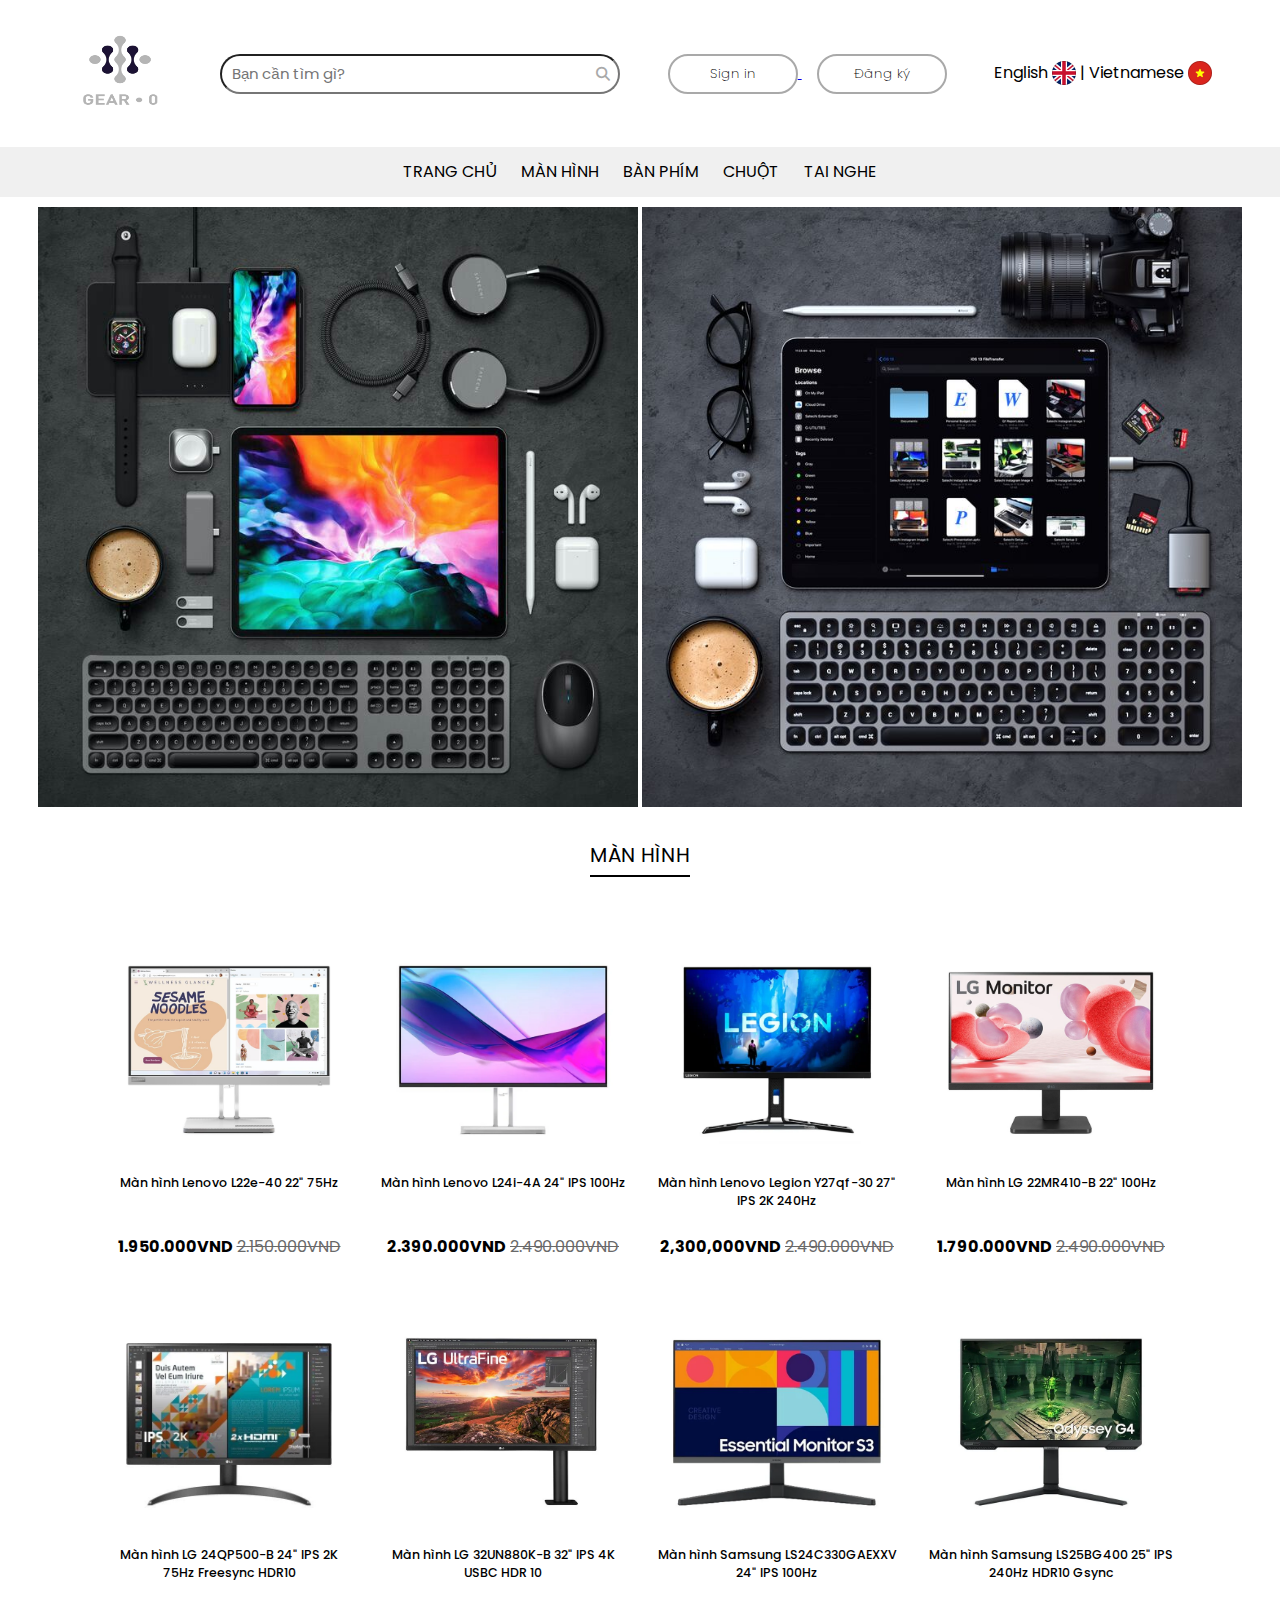
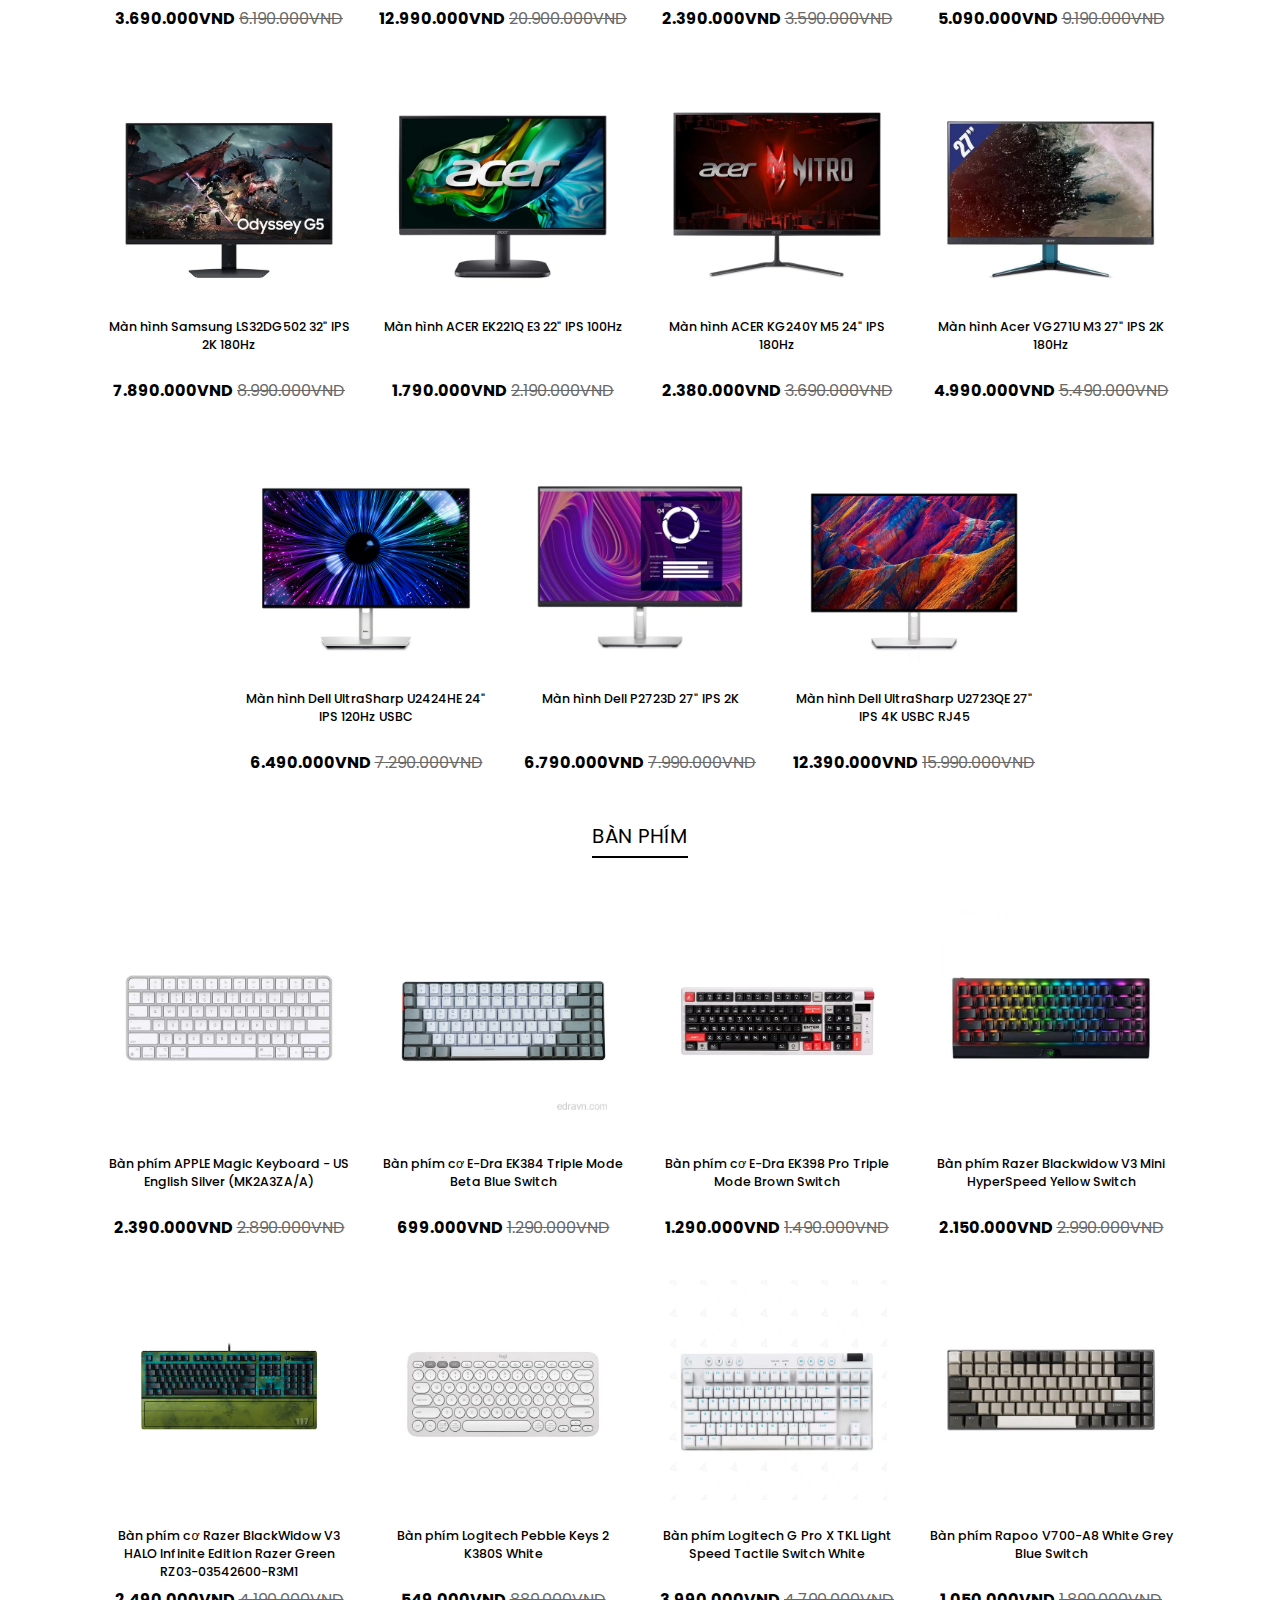
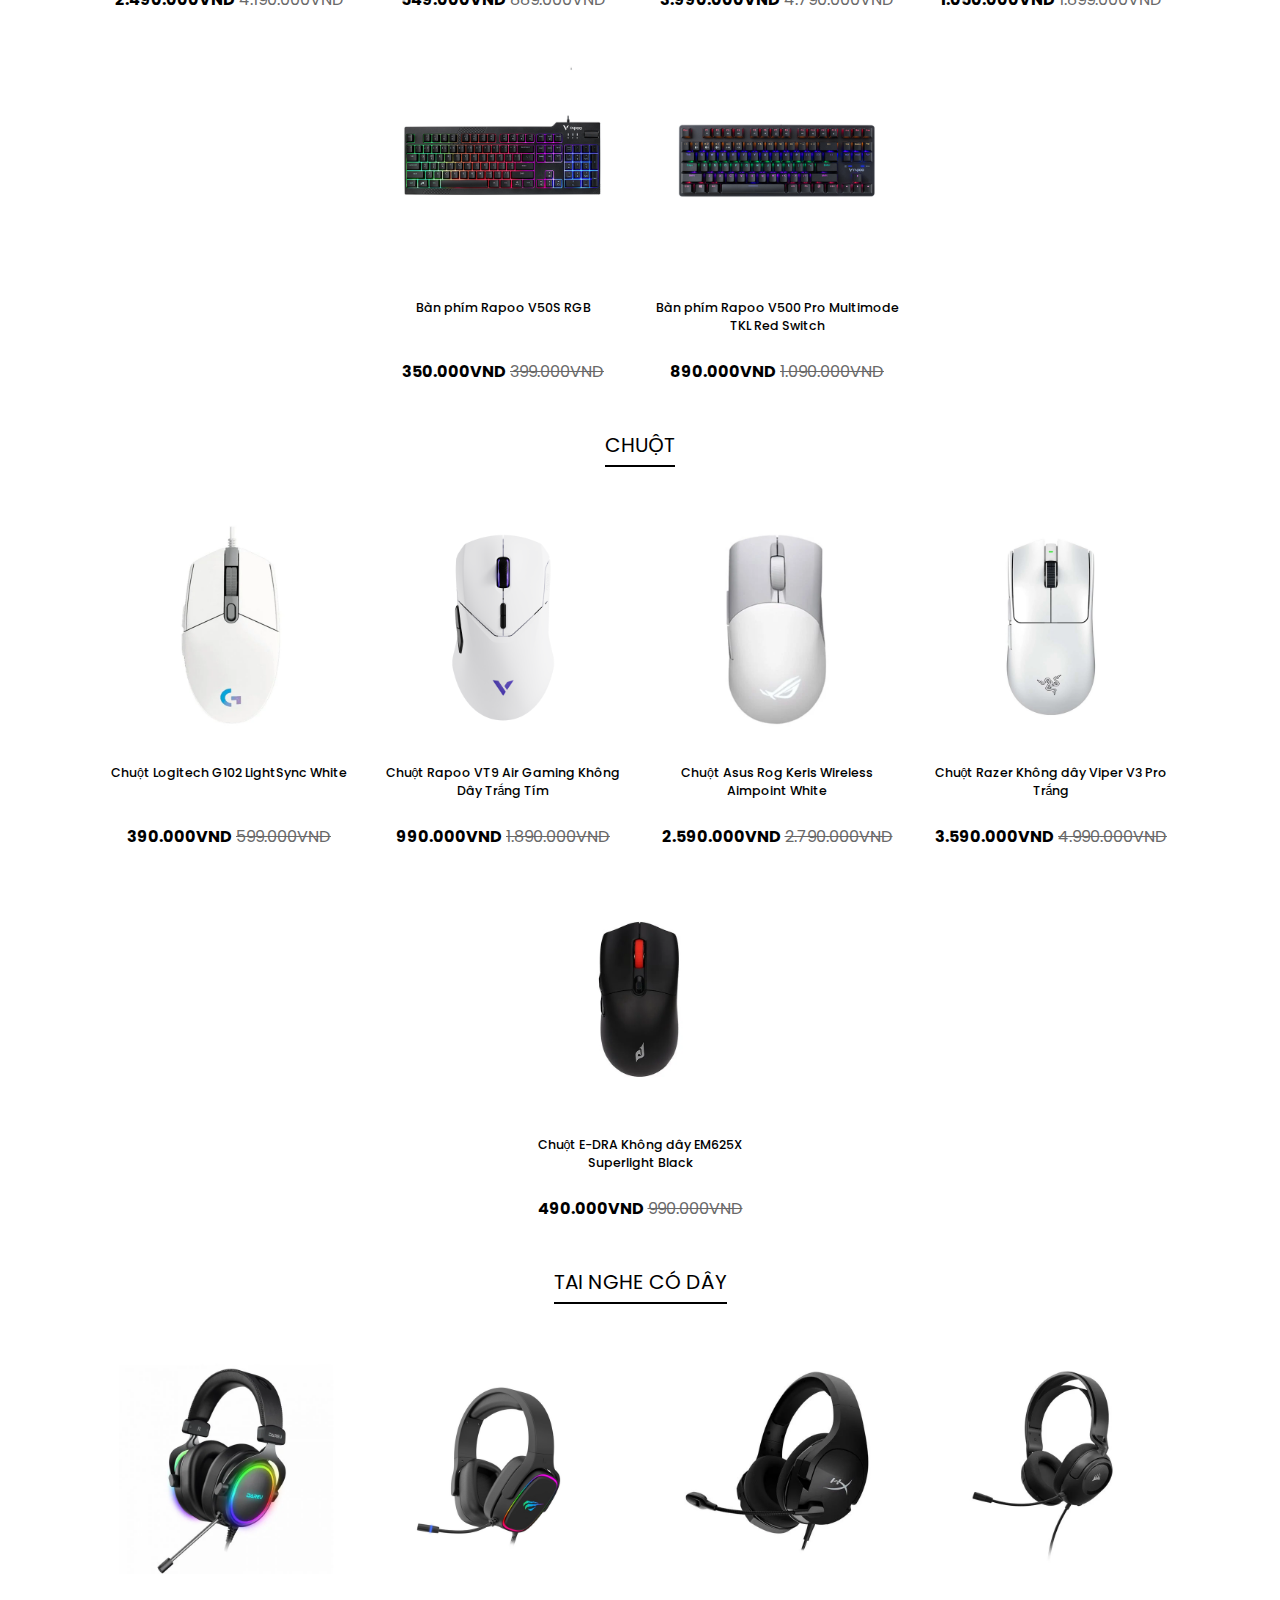
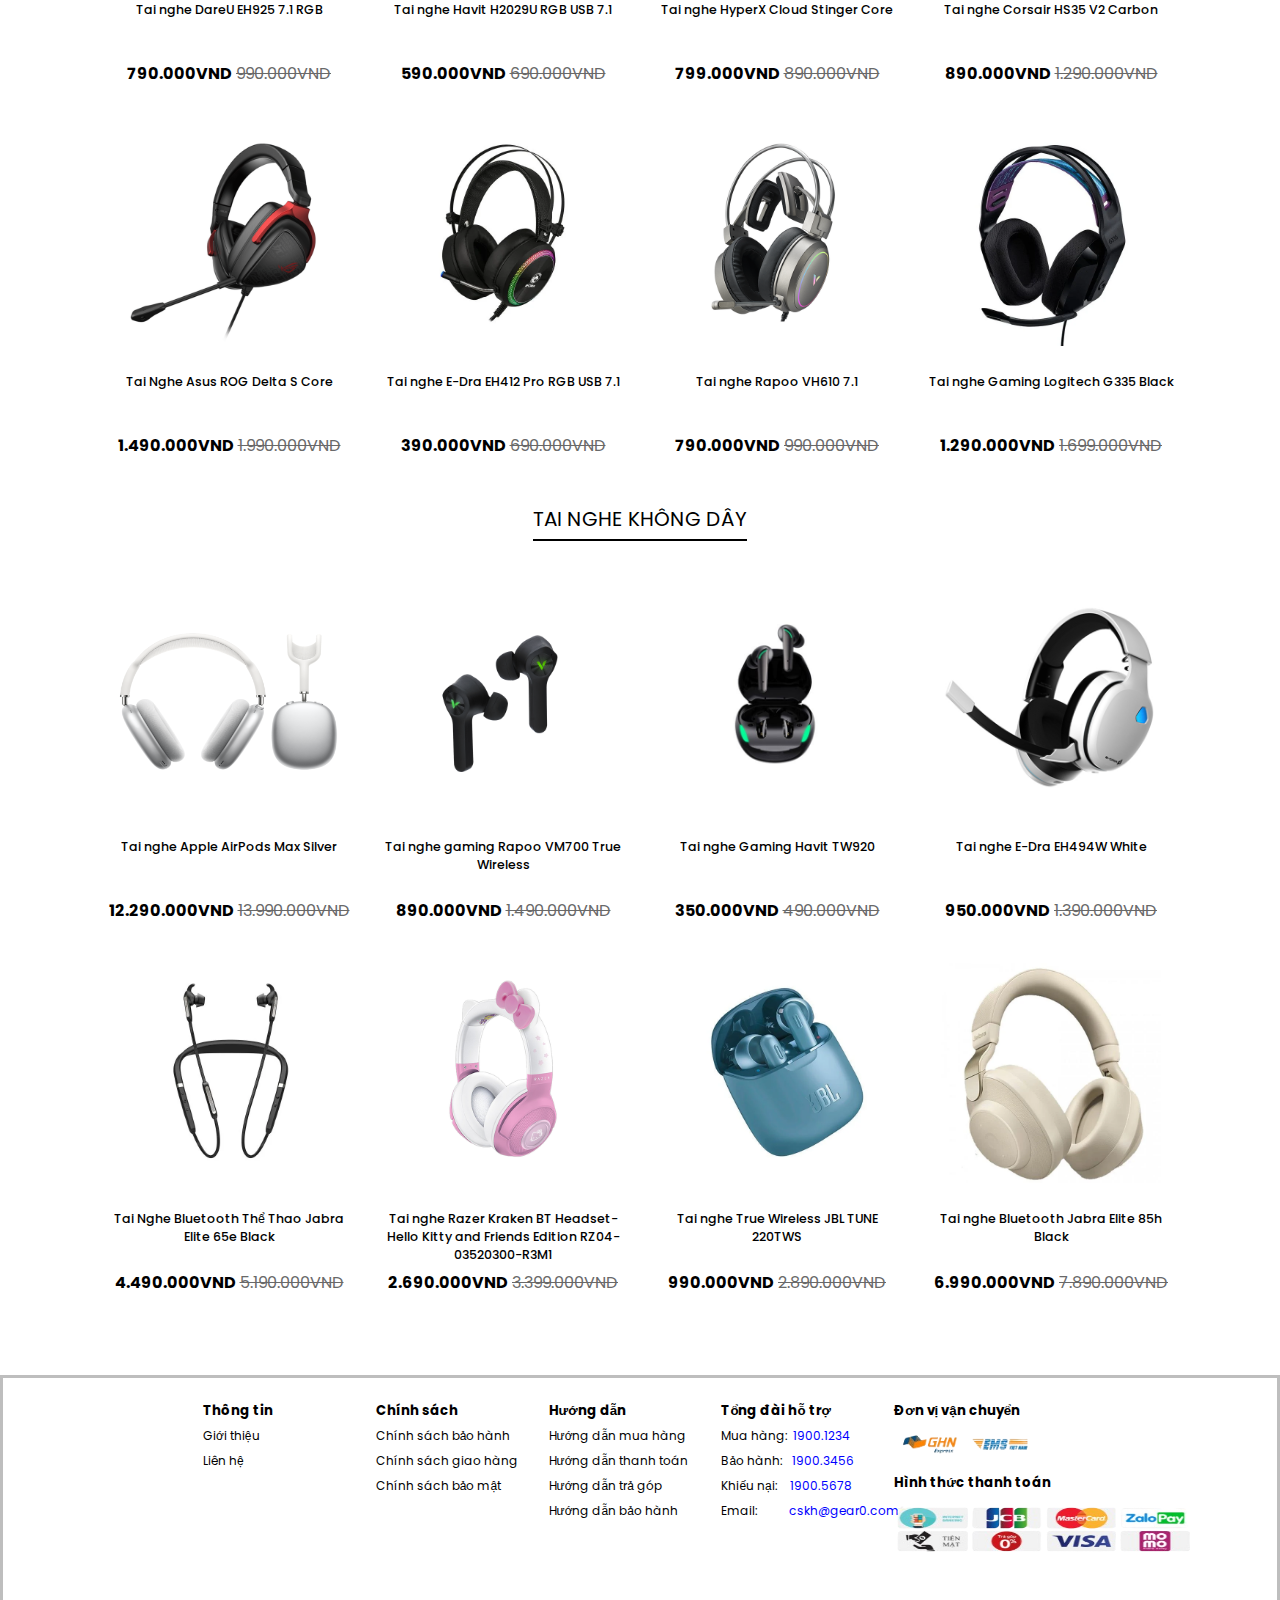
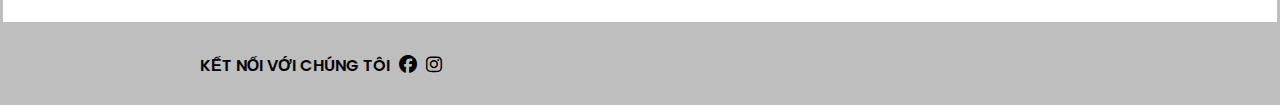
<file: index.html>
<!DOCTYPE html>
<html lang="en">
<head>
    <meta charset="UTF-8" />
    <meta name="viewport" content="width=device-width, initial-scale=1.0" />
    <title>Gear0 - Chuyên phụ kiện điện tử</title>
    <link rel="stylesheet" href="./assets/css/footer.css" />
    <link rel="stylesheet" href="./assets/css/header.css">
    <link rel="stylesheet" href="./assets/css/nav.css">
    <link rel="stylesheet" href="./assets/css/article.css">
    <link rel="stylesheet" href="https://cdnjs.cloudflare.com/ajax/libs/font-awesome/6.7.2/css/all.min.css">
    <link rel="icon" href="/assets/img/logo.png">
</head>
<body>
    <div class="container">
    <header>
        <a href="#">
            <img src="assets/img/logo.png" width="130px" height="100px" alt="" />
        </a>
        <div class="input-box">
            <i class="fa-solid fa-magnifying-glass"></i>
            <input
                type="text"
                class="input-field"
                placeholder="Bạn cần tìm gì?"
            /> 
        </div>
        <div class="header-button">
        <a href="/login2.html">
            <button class="btn" id="loginBtn"><span></span>Sign in</button>
        </a>
        <a href="/register.html">
            <button class="btn" id="registerBtn">
            <span></span>Đăng ký
            </button>
        </a>
        </div>
        <div class="top-right">
        <div class="lang">
            <a href="#">English</a> <img src="assets/img/united-kingdom.png" alt="" />
            |
            <a href="#">Vietnamese</a> <img src="assets/img/vietnam.png" alt="" />
        </div>
        </div>
    </header>

    <nav>
        <div class="menu">
        <ul>
            <li><a href="#">TRANG CHỦ</a></li>
            <li>
                <a href="#">MÀN HÌNH</a>
                <div class="sub-menu">
                    <ul>
                    <li><a href="#">Màn hình Lenovo</a></li>
                    <li><a href="#">Màn hình LG</a></li>
                    <li><a href="#">Màn hình Samsung</a></li>
                    <li><a href="#">Màn hình Acer</a></li>
                    <li><a href="#">Màn hình E-Dra</a></li>
                    <li><a href="#">Màn hình Dell</a></li>
                    </ul>
                </div>
            </li>
            <li>
            <a href="#">BÀN PHÍM</a>
            </li>
            <li><a href="#">CHUỘT</a></li>
            <li>
                <a href="#">TAI NGHE</a>
                <div class="sub-menu">
                    <ul>
                    <li><a href="#">Tai nghe có dây</a></li>
                    <li><a href="#">Tai nghe Bluetooth</a></li>
                    </ul>
                </div>
            </li>
        </ul>
        </div>
    </nav>
    
    <article>
        <div class="image-article">
            <a href="#">
                <img src="assets/img/workspace2.jpg" width="600px" alt="" />
            </a>
            <a href="#">
                <img src="assets/img/workspace1.jpg" width="600px" height="600px" alt=""/>
            </a>
        </div>
        <div class="menu-article">
            <ul>
                <li>
                    <a href="#">MÀN HÌNH</a>
                </li>
            </ul>
        </div>
        <div class="colunm">
            <div class="product">
                <a href="#">
                    <img src="assets/img/Màn hình/lenovo_l22e_40.webp" alt="" />
                </a>
                <div class="name">
                <a href="#">Màn hình Lenovo L22e-40 22" 75Hz</a>
                </div>
                <div class="price">
                    <strong>1.950.000VND</strong>
                    <del>2.150.000VND</del>
                </div>
            </div>

            <div class="product">
                <a href="#">
                    <img src="assets/img/Màn hình/lenovo_l24i_4a.webp" alt=""/>
                </a>
                <div class="name">
                <a href="#">Màn hình Lenovo L24i-4A 24" IPS 100Hz</a>
                </div>
                    <div class="price">
                    <strong>2.390.000VND</strong>
                    <del>2.490.000VND</del>
                </div>
            </div>

            <div class="product">
                <a href="#">
                    <img src="assets/img/Màn hình/lenovo_y27qf_30.webp" alt=""/>
                </a>
                <div class="name">
                    <a href="#">Màn hình Lenovo Legion Y27qf-30 27" IPS 2K 240Hz</a>
                </div>
                <div class="price">
                    <strong>2,300,000VND</strong>
                    <del>2.490.000VND</del>
                </div>
            </div>

            <div class="product">
                <a href="#">
                    <img src="assets/img/Màn hình/lg_22mr410_b.webp" alt="" />
                </a>
                <div class="name">
                    <a href="#">Màn hình LG 22MR410-B 22" 100Hz</a>
                </div>
                <div class="price">
                    <strong>1.790.000VND</strong>
                    <del>2.490.000VND</del>
                </div>
            </div>

            <div class="product">
                <a href="#">
                    <img src="assets/img/Màn hình/lg_24qp500_b.webp" alt="" />
                </a>
                <div class="name">
                    <a href="#">Màn hình LG 24QP500-B 24" IPS 2K 75Hz Freesync HDR10</a>
                </div>
                <div class="price">
                    <strong>3.690.000VND</strong>
                    <del>6.190.000VND</del>
                </div>
            </div>

            <div class="product">
                <a href="#">
                    <img src="assets/img/Màn hình/lg_32un880k_b.webp" alt=""/>
                </a>
                <div class="name">
                    <a href="#">Màn hình LG 32UN880K-B 32" IPS 4K USBC HDR 10</a>
                </div>
                <div class="price">
                    <strong>12.990.000VND</strong>
                    <del>20.900.000VND</del>
                </div>
            </div>

            <div class="product">
                <a href="#">
                    <img src="assets/img/Màn hình/samsung_ls25c330gaexxv.webp" alt=""/>
                </a>
                <div class="name">
                    <a href="#">Màn hình Samsung LS24C330GAEXXV 24" IPS 100Hz</a>
                </div>
                <div class="price">
                    <strong>2.390.000VND</strong>
                    <del>3.590.000VND</del>
                </div>
            </div>

            <div class="product">
                <a href="#">
                    <img src="assets/img/Màn hình/samsung_ls35bg400.webp" alt=""/>
                </a>
                <div class="name">
                    <a href="#">Màn hình Samsung LS25BG400 25" IPS 240Hz HDR10 Gsync</a>
                </div>
                <div class="price">
                    <strong>5.090.000VND</strong>
                    <del>9.190.000VND</del>
                </div>
            </div>

            <div class="product">
                <a href="#">
                    <img src="assets/img/Màn hình/samsung_ls32dg502.webp" alt=""/>
                </a>
                <div class="name">
                <a href="#">Màn hình Samsung LS32DG502 32" IPS 2K 180Hz</a>
                </div>
                <div class="price">
                    <strong>7.890.000VND</strong>
                    <del>8.990.000VND</del>
                </div>
            </div>

            <div class="product">
                <a href="#"> 
                    <img src="assets/img/Màn hình/acer_ek221q_e3.webp" alt=""/>
                </a>
                <div class="name">
                    <a href="#">Màn hình ACER EK221Q E3 22" IPS 100Hz</a>
                </div>
                <div class="price">
                    <strong>1.790.000VND</strong>
                    <del>2.190.000VND</del>
                </div>
            </div>

            <div class="product">
                <a href="#">
                    <img src="assets/img/Màn hình/acer_kg240y_m5.webp" alt=""/>
                </a>
                <div class="name">
                    <a href="#">Màn hình ACER KG240Y M5 24" IPS 180Hz</a>
                </div>
                <div class="price">
                    <strong>2.380.000VND</strong>
                    <del>3.690.000VND</del>
                </div>
            </div>

            <div class="product">
                <a href="#"> 
                    <img src="assets/img/Màn hình/acer_vg271u_m3.webp" alt="" />
                </a>
                <div class="name">
                    <a href="#">Màn hình Acer VG271U M3 27" IPS 2K 180Hz</a>
                </div>
                <div class="price">
                    <strong>4.990.000VND</strong>
                    <del>5.490.000VND</del>
                </div>
            </div>

            <div class="product">
                <a href="#">
                    <img src="assets/img/Màn hình/dell_ultrasharp_u2424he.webp"alt=""/>
                </a>
                <div class="name">
                    <a href="#">Màn hình Dell UltraSharp U2424HE 24" IPS 120Hz USBC</a>
                </div>
                <div class="price">
                    <strong>6.490.000VND</strong>
                    <del>7.290.000VND</del>
                </div>
            </div>

            <div class="product">
                <a href="#">
                    <img src="assets/img/Màn hình/dell_p2723d.webp" alt=""/> </a>
                <div class="name">
                    <a href="#">Màn hình Dell P2723D 27" IPS 2K</a>
                </div>
                <div class="price">
                    <strong>6.790.000VND</strong>
                    <del>7.990.000VND</del>
                </div>
            </div>

            <div class="product">
                <a href="#">
                <img src="assets/img/Màn hình/dell_ultrasharp_u2723qe.jpg" alt=""/>
                </a>
                <div class="name">
                    <a href="#">Màn hình Dell UltraSharp U2723QE 27" IPS 4K USBC RJ45</a>
                </div>
                <div class="price">
                    <strong>12.390.000VND</strong>
                    <del>15.990.000VND</del>
                </div>
            </div>
        </div>

        <div class="menu-article">
            <ul>
                <li>
                    <a href="basketball.html">BÀN PHÍM</a>
                </li>
            </ul>
        </div>
        <div class="colunm">
            <div class="product">
                <a href="#">
                    <img src="assets/img/Bàn phím/apple_magic.webp" alt="" />
                </a>
                <div class="name">
                    <a href="#">Bàn phím APPLE Magic Keyboard - US English Silver (MK2A3ZA/A)</a>
                </div>
                <div class="price">
                    <strong>2.390.000VND</strong>
                    <del>2.890.000VND</del>
                </div>
            </div>

            <div class="product">
                <a href="#">
                    <img src="assets/img/Bàn phím/e_dra_ek384.webp" alt="" />
                </a>
                <div class="name">
                    <a href="#">Bàn phím cơ E-Dra EK384 Triple Mode Beta Blue Switch</a>
                </div>
                <div class="price">
                    <strong>699.000VND</strong>
                    <del>1.290.000VND</del>
                </div>
            </div>

            <div class="product">
                <a href="#">
                    <img src="assets/img/Bàn phím/e_dra_ek398.webp" alt="" />
                </a>
                <div class="name">
                <a href="#">Bàn phím cơ E-Dra EK398 Pro Triple Mode Brown Switch</a>
                </div>
                <div class="price">
                    <strong>1.290.000VND</strong>
                    <del>1.490.000VND</del>
                </div>
            </div>

            <div class="product">
                <a href="#">
                    <img src="assets/img/Bàn phím/razer_blackwidow_v3_mini.webp" alt="" />
                </a>
                <div class="name">
                <a href="#">Bàn phím Razer Blackwidow V3 Mini HyperSpeed Yellow Switch</a>
                </div>
                <div class="price">
                    <strong>2.150.000VND</strong>
                    <del>2.990.000VND</del>
                </div>
            </div>

            <div class="product">
                <a href="#">
                    <img src="assets/img/Bàn phím/razer_blackwidow_v3_halo.webp" alt="" /> 
                </a>
                <div class="name">
                    <a href="#">Bàn phím cơ Razer BlackWidow V3 HALO Infinite Edition Razer Green RZ03-03542600-R3M1</a>
                </div>
                <div class="price">
                    <strong>2.490.000VND</strong>
                    <del>4.190.000VND</del>
                </div>
            </div>

            <div class="product">
                <a href="#">
                    <img src="assets/img/Bàn phím/logitech_pebble_keys_2.webp" alt="" />
                </a>
                <div class="name">
                    <a href="#">Bàn phím Logitech Pebble Keys 2 K380S White</a>
                </div>
                <div class="price">
                    <strong>549.000VND</strong>
                    <del>889.000VND</del>
                </div>
            </div>

            <div class="product">
                <a href="#">
                    <img src="assets/img/Bàn phím/logitech_g_pro_x.webp" alt="" />
                </a>
                <div class="name">
                <a href="#">Bàn phím Logitech G Pro X TKL Light Speed Tactile Switch White</a>
                </div>
                <div class="price">
                    <strong>3.990.000VND</strong>
                    <del>4.790.000VND</del>
                </div>
            </div>

            <div class="product">
                <a href="#">
                    <img src="assets/img/Bàn phím/rapoo_v700_a8.webp" alt="" />
                </a>
                <div class="name">
                    <a href="#">Bàn phím Rapoo V700-A8 White Grey Blue Switch</a>
                </div>
                <div class="price">
                    <strong>1.050.000VND</strong>
                    <del>1.899.000VND</del>
                </div>
            </div>

            <div class="product">
                <a href="#">
                    <img src="assets/img/Bàn phím/rapoo_v50s.webp" alt="" />
                </a>
                <div class="name">
                    <a href="#">Bàn phím Rapoo V50S RGB</a>
                </div>
                <div class="price">
                    <strong>350.000VND</strong>
                    <del>399.000VND</del>
                </div>
            </div>

            <div class="product">
                <a href="#"> 
                    <img src="assets/img/Bàn phím/rapoo_v500_pro.webp" alt="" />
                </a>
                <div class="name">
                    <a href="#">Bàn phím Rapoo V500 Pro Multimode TKL Red Switch</a>
                </div>
                <div class="price">
                    <strong>890.000VND</strong>
                    <del>1.090.000VND</del>
                </div>
                </div>
        </div>

        <div class="menu-article">
            <ul>
                <li>
                    <a href="#">CHUỘT</a>
                </li>
            </ul>
        </div>
        <div class="colunm">
            <div class="product">
                <a href="#">
                    <img src="assets/img/Chuột/logitech_g102.webp" alt=""/>
                </a>
                <div class="name">
                    <a href="#">Chuột Logitech G102 LightSync White</a>
                </div>
                <div class="price">
                    <strong>390.000VND</strong>
                    <del>599.000VND</del>
                </div>
            </div>

            <div class="product">
                <a href="#">
                    <img src="assets/img/Chuột/rapoo_vt9.webp" alt=""/>
                </a>
                <div class="name">
                    <a href="#">Chuột Rapoo VT9 Air Gaming Không Dây Trắng Tím</a>
                </div>
                <div class="price">
                    <strong>990.000VND</strong>
                    <del>1.890.000VND</del>
                </div>
            </div>

            <div class="product">
                <a href="#">
                    <img src="assets/img/Chuột/asus_rog_keris.webp" alt=""/></a>
                <div class="name">
                    <a href="#">Chuột Asus Rog Keris Wireless Aimpoint White</a>
                </div>
                <div class="price">
                    <strong>2.590.000VND</strong>
                    <del>2.790.000VND</del>
                </div>
            </div>

            <div class="product">
                <a href="#">
                    <img src="assets/img/Chuột/razer_viper_v3.webp" alt=""/></a>
                <div class="name">
                    <a href="#">Chuột Razer Không dây Viper V3 Pro Trắng</a>
                </div>
                <div class="price">
                    <strong>3.590.000VND</strong>
                    <del>4.990.000VND</del>
                </div>
            </div>

            <div class="product">
                <a href="#">
                    <img src="assets/img/Chuột/e_dra_em625x.webp" alt=""/>
                </a>
                <div class="name">
                    <a href="#">Chuột E-DRA Không dây EM625X Superlight Black</a>
                </div>
                <div class="price">
                    <strong>490.000VND</strong>
                    <del>990.000VND</del>
                </div>
            </div>
        </div>

        <div class="menu-article">
            <ul>
                <li>
                    <a href="#">TAI NGHE CÓ DÂY</a>
                </li>
            </ul>
        </div>
        <div class="colunm">
            <div class="product">
                <a href="#">
                    <img src="assets/img/Tai nghe có dây/dareu_eh825.webp" alt=""/></a>
                <div class="name">
                    <a href="#">Tai nghe DareU EH925 7.1 RGB</a>
                </div>
                <div class="price">
                    <strong>790.000VND</strong>
                    <del>990.000VND</del>
                </div>
            </div>

            <div class="product">
                <a href="#">
                    <img src="assets/img/Tai nghe có dây/havit_h2029u.webp" alt=""/>
                </a>
                <div class="name">
                    <a href="#">Tai nghe Havit H2029U RGB USB 7.1</a>
                </div>
                <div class="price">
                    <strong>590.000VND</strong>
                    <del>690.000VND</del>
                </div>
            </div>

            <div class="product">
                <a href="#">
                    <img src="assets/img/Tai nghe có dây/hyperx_cloud_stringer_core.webp" alt=""/>
                </a>
                <div class="name">
                    <a href="#">Tai nghe HyperX Cloud Stinger Core</a>
                </div>
                <div class="price">
                    <strong>799.000VND</strong>
                    <del>890.000VND</del>
                </div>
            </div>

            <div class="product">
                <a href="#">
                    <img src="assets/img/Tai nghe có dây/corsair_hs35_v2.webp" alt=""/>
                </a>
                <div class="name">
                    <a href="#">Tai nghe Corsair HS35 V2 Carbon</a>
                </div>
                <div class="price">
                    <strong>890.000VND</strong>
                    <del>1.290.000VND</del>
                </div>
            </div>

            <div class="product">
                <a href="#">
                    <img src="assets/img/Tai nghe có dây/asus_rog_delta_s_core.webp" alt=""/>
                </a>
                <div class="name">
                    <a href="#">Tai Nghe Asus ROG Delta S Core</a>
                </div>
                <div class="price">
                    <strong>1.490.000VND</strong>
                    <del>1.990.000VND</del>
                </div>
            </div>

            <div class="product">
                <a href="#">
                    <img src="assets/img/Tai nghe có dây/edra_eh412.webp" alt=""/>
                </a>
                <div class="name">
                    <a href="#">Tai nghe E-Dra EH412 Pro RGB USB 7.1</a>
                </div>
                <div class="price">
                    <strong>390.000VND</strong>
                    <del>690.000VND</del>
                </div>
            </div>

            <div class="product">
                <a href="#">
                    <img src="assets/img/Tai nghe có dây/rapoo_vh610.webp" alt=""/>
                </a>
                <div class="name">
                    <a href="#">Tai nghe Rapoo VH610 7.1</a>
                </div>
                <div class="price">
                    <strong>790.000VND</strong>
                    <del>990.000VND</del>
                </div>
            </div>

            <div class="product">
                <a href="#">
                    <img src="assets/img/Tai nghe có dây/logitech_g335.webp" alt=""/>
                </a>
                <div class="name">
                    <a href="#">Tai nghe Gaming Logitech G335 Black</a>
                </div>
                <div class="price">
                    <strong>1.290.000VND</strong>
                    <del>1.699.000VND</del>
                </div>
            </div>
        </div>

        <div class="menu-article">
        <ul>
            <li>
                <a href="#">TAI NGHE KHÔNG DÂY</a>
            </li>
        </ul>
        </div>
        <div class="colunm">
        <div class="product">
            <a href="#">
                <img src="assets/img/Tai nghe không dây/apple_airpods_max.webp" alt=""/>
            </a>
            <div class="name">
                <a href="#">Tai nghe Apple AirPods Max Silver</a>
            </div>
            <div class="price">
                <strong>12.290.000VND</strong>
                <del>13.990.000VND</del>
            </div>
        </div>

        <div class="product">
            <a href="#">
                <img src="assets/img/Tai nghe không dây/rapoo_vm700.webp" alt=""/></a>
            <div class="name">
                <a href="#">Tai nghe gaming Rapoo VM700 True Wireless</a>
            </div>
            <div class="price">
                <strong>890.000VND</strong>
                <del>1.490.000VND</del>
            </div>
        </div>

        <div class="product">
            <a href="#">
                <img src="assets/img/Tai nghe không dây/havit_tw920.webp" alt=""/>
            </a>
            <div class="name">
                <a href="#">Tai nghe Gaming Havit TW920</a>
            </div>
            <div class="price">
                <strong>350.000VND</strong>
                <del>490.000VND</del>
            </div>
        </div>

        <div class="product">
            <a href="#">
                <img src="assets/img/Tai nghe không dây/edra_eh494w.webp" alt=""/>
            </a>
            <div class="name">
                <a href="#">Tai nghe E-Dra EH494W White</a>
            </div>
            <div class="price">
                <strong>950.000VND</strong>
                <del>1.390.000VND</del>
            </div>
        </div>

        <div class="product">
            <a href="#">
                <img src="assets/img/Tai nghe không dây/jabra_elite_65e.webp" alt=""/>
            </a>
            <div class="name">
                <a href="#">Tai Nghe Bluetooth Thể Thao Jabra Elite 65e Black</a>
            </div>
            <div class="price">
                <strong>4.490.000VND</strong>
                <del>5.190.000VND</del>
            </div>
        </div>

        <div class="product">
            <a href="#">
                <img src="assets/img/Tai nghe không dây/razer_kraken_bt_hello_kitty.webp" alt=""/>
            </a>
            <div class="name">
                <a href="#">Tai nghe Razer Kraken BT Headset-Hello Kitty and Friends Edition RZ04-03520300-R3M1</a>
            </div>
            <div class="price">
                <strong>2.690.000VND</strong>
                <del>3.399.000VND</del>
            </div>
        </div>

        <div class="product">
            <a href="#">
                <img src="assets/img/Tai nghe không dây/jbl_tune_220tws.webp" alt=""/>
            </a>
            <div class="name">
                <a href="#">Tai nghe True Wireless JBL TUNE 220TWS</a>
            </div>
            <div class="price">
                <strong>990.000VND</strong>
                <del>2.890.000VND</del>
            </div>
        </div>

        <div class="product">
            <a href="#">
                <img src="assets/img/Tai nghe không dây/jabra_elite_85h.webp" alt=""/>
            </a>
            <div class="name">
                <a href="#">Tai nghe Bluetooth Jabra Elite 85h Black</a>
            </div>
            <div class="price">
                <strong>6.990.000VND</strong>
                <del>7.890.000VND</del>
            </div>
        </div>
        </div>
    </article>

    <footer>
        <div class="footer-top">
            <div class="footer-box">
            <div class="footer-top-column">
                <h5 class="footer-heading">Thông tin</h5>
                <ul>
                    <li class="footer-top-list" style="list-style: none;">
                    <a href="#">Giới thiệu</a>
                    <a href="#">Liên hệ</a>
                    </li>
                </ul>
            </div>

            <div class="footer-top-column">
                <h5 class="footer-heading">Chính sách</h5>
                <ul>
                <li class="footer-top-list" style="list-style: none;">
                    <a href="#">Chính sách bảo hành</a>
                    <a href="#">Chính sách giao hàng</a>
                    <a href="#">Chính sách bảo mật</a>
                </li>
                </ul>
            </div>

            <div class="footer-top-column">
                <h5 class="footer-heading">Hướng dẫn</h5>
                <ul>
                <li class="footer-top-list" style="list-style: none;">
                    <a href="#">Hướng dẫn mua hàng</a>
                    <a href="#">Hướng dẫn thanh toán</a>
                    <a href="#">Hướng dẫn trả góp</a>
                    <a href="#">Hướng dẫn bảo hành</a>
                </li>
                </ul>
            </div>

            <div class="footer-top-column">
                <h5 class="footer-heading">Tổng đài hỗ trợ</h5>
                <ul>
                    <li class="footer-top-list" style="list-style: none;">
                        <div class="contact">
                            <p href="#">Mua hàng:
                                <a href="" style="padding-left: 5px;" class="list-info">1900.1234</a>
                            </p>
                        </div>
                        <div class="contact">
                            <p href="#">Bảo hành:
                                <a href="" style="padding-left: 9px;" class="list-info">1900.3456</a>
                            </p>
                        </div>
                        <div class="contact">
                            <p href="#">Khiếu nại:
                                <a href="" style="padding-left: 12px;" class="list-info">1900.5678</a>
                            </p>
                        </div>
                        <div class="contact">
                            <p href="#">Email:
                                <a href="" style="padding-left: 31px;" class="list-info">cskh@gear0.com</a>
                            </p>
                        </div>
                    </li>
                </ul>
            </div>

            <div class="footer-top-column">
                <h5 class="footer-heading">Đơn vị vận chuyển</h5>
                <img src="./assets/img/dvvc.png" width="145px" height="40px" alt="">
                <h5 style="padding-bottom: 10px;">Hình thức thanh toán</h5>
                <img src="./assets/img/httt.png" width="300px" height="50px" alt="">
            </div>
            </div>
        </div>
        <div class="footer-bottom">
            KẾT NỐI VỚI CHÚNG TÔI
            <a href="https://www.facebook.com/" class="icon">
                <i class="fa-brands fa-facebook"></i>
            </a>
            <a href="https://www.instagram.com/" class="icon">
                <i class="fa-brands fa-instagram"></i>
            </a>
        </div>
    </footer>
    </div>
</body>
</html>
</file>
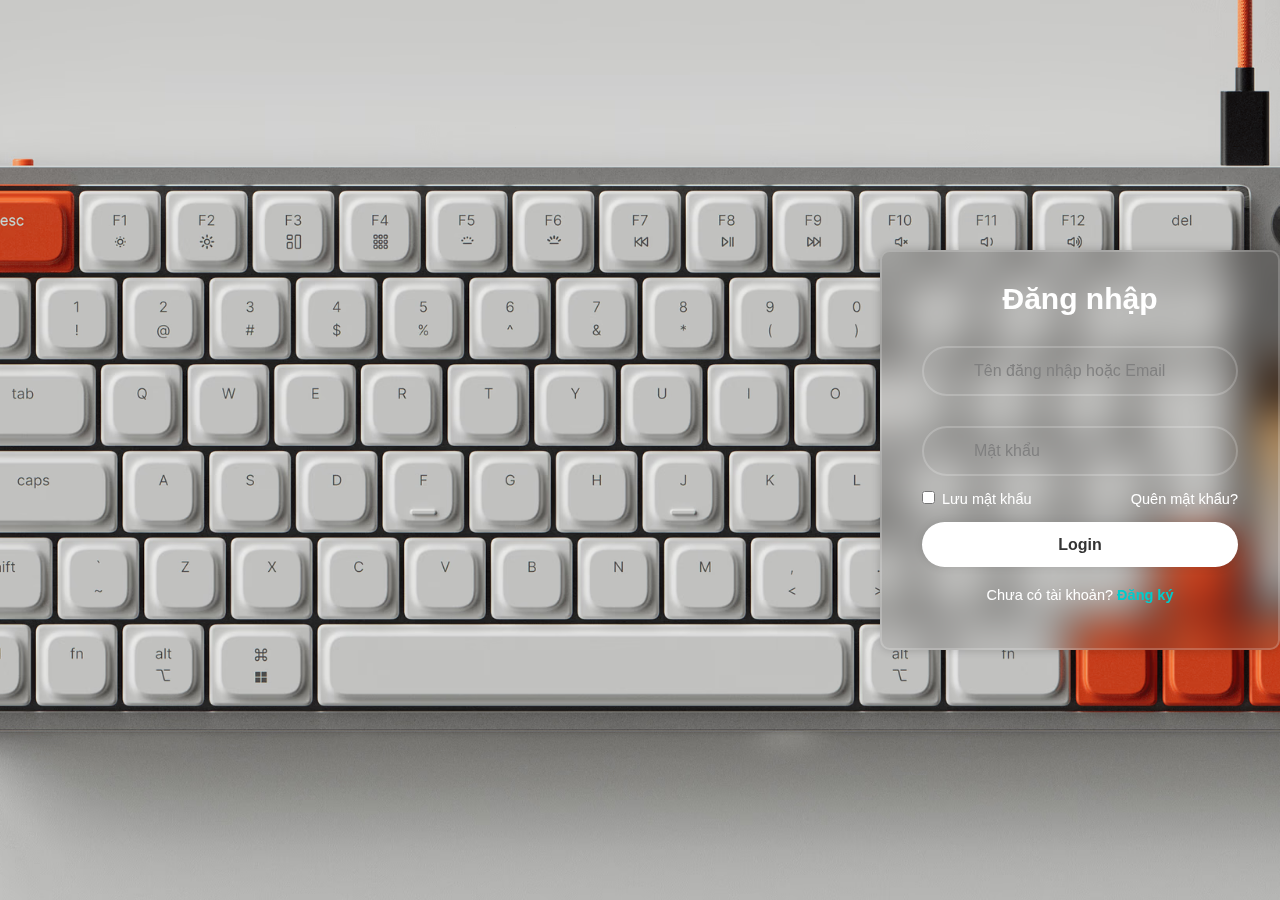
<file: login.html>
<!DOCTYPE html>
<html lang="en">
<head>
    <meta charset="UTF-8">
    <meta name="viewport" content="width=device-width, initial-scale=1.0">
    <title>Gear0 - Đăng nhập</title>
    <link rel="stylesheet" href="./assets/css/login.css">
</head>
<body>
    <div class="wrapper">
        <form action="">
        <h1>Đăng nhập</h1>
        
        <div class="input-box">
            <input type="text" placeholder="Tên đăng nhập hoặc Email" required />
            <i class="bx bx-envelope"></i>
        </div>

        <div class="input-box">
            <input type="password" placeholder="Mật khẩu" required />
            <i class="bx bxs-lock-alt"></i>
        </div>

        <div class="remember-forgot">
            <label> <input type="checkbox" /> Lưu mật khẩu </label>
            <a href="#">Quên mật khẩu?</a>
        </div>

        <button type="submit" class="btn"><span></span>Login</button>
        <div class="register-link">
            <p>
            Chưa có tài khoản?
            <a href="register.html">Đăng ký</a>
            </p>
        </div>
        </form>
    </div>
</body>
</html>
</file>
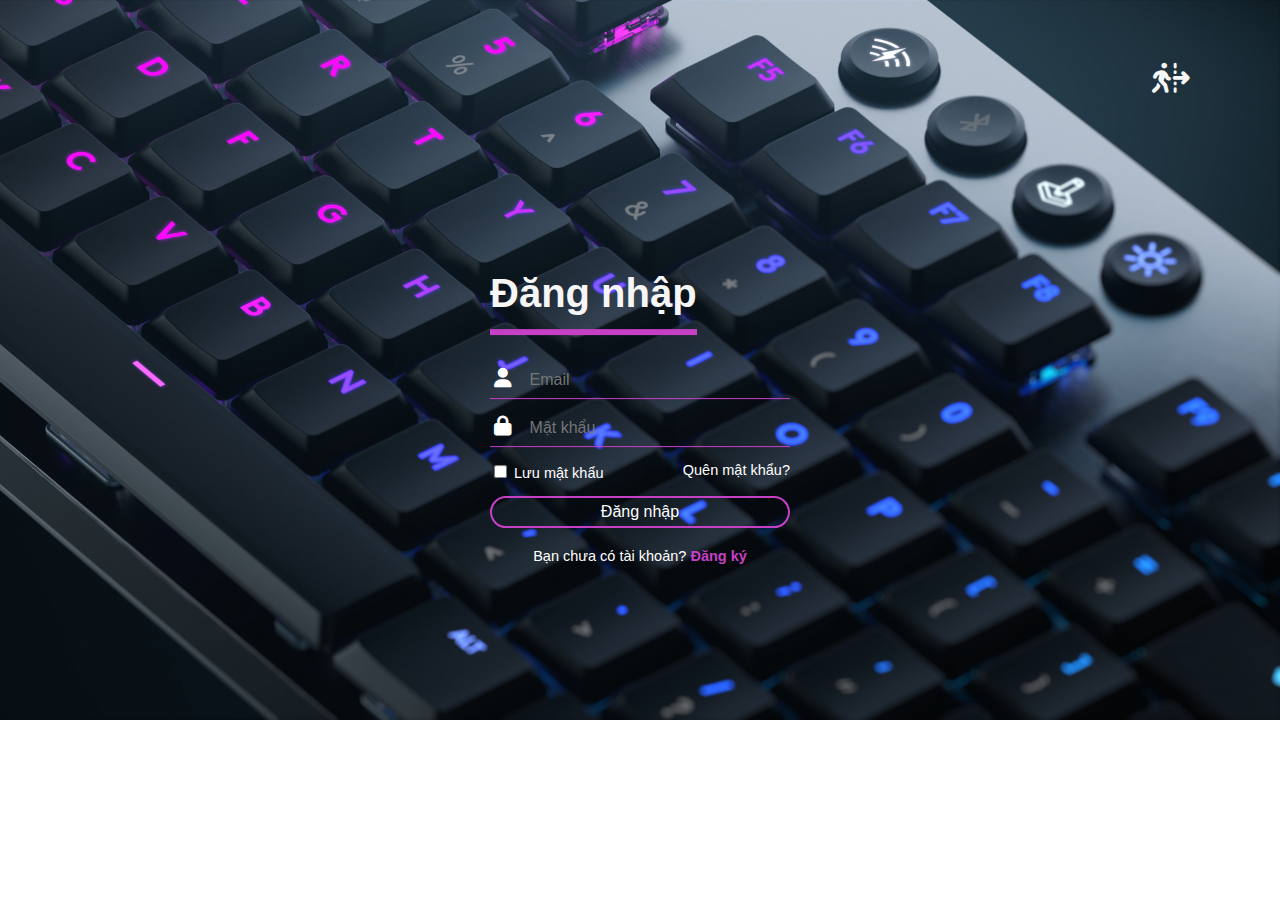
<file: login2.html>
<!DOCTYPE html>
<html lang="en">
<head>
    <meta charset="UTF-8">
    <meta name="viewport" content="width=device-width, initial-scale=1.0">
    <title>Gear0 - Đăng nhập</title>
    <link rel="stylesheet" href="https://cdnjs.cloudflare.com/ajax/libs/font-awesome/6.7.2/css/all.min.css">
    <link rel="stylesheet" href="./assets/css/login2.css">
    <link rel="icon" href="/assets/img/logo.png">
</head>
<body>
    <a href="/index.html">
        <i class="fa-solid fa-person-walking-dashed-line-arrow-right"></i>
    </a>
    <div class="login-box">
        <h1>Đăng nhập</h1>
        <div class="text-box"> 
            <i class="fa-solid fa-user"></i> 
            <input type="text" placeholder="Email">
        </div>
        <div class="text-box">
            <i class="fa-solid fa-lock"></i>
            <input type="password" placeholder="Mật khẩu">
        </div>
        <div class="remember-forgot">
            <label> <input type="checkbox" /> Lưu mật khẩu </label>
            <a href="#">Quên mật khẩu?</a>
        </div>
        <input type="button" class="btn" value="Đăng nhập">
        <div class="register-link">
            <p>
            Bạn chưa có tài khoản?
            <a href="/register.html">Đăng ký</a>
            </p>
        </div>
    </div>
</body>
</html>
</file>
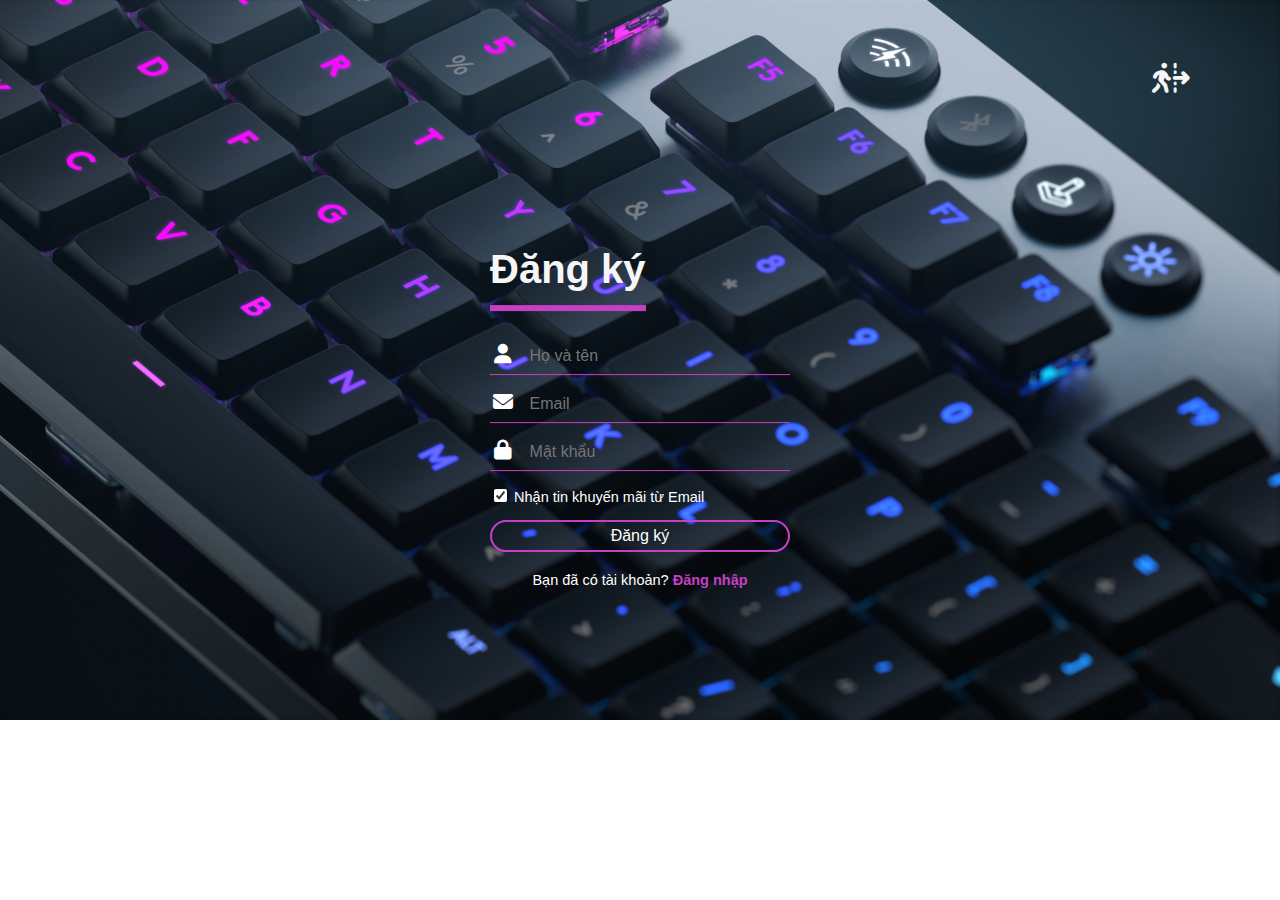
<file: register.html>
<!DOCTYPE html>
<html lang="en">
<head>
    <meta charset="UTF-8">
    <meta name="viewport" content="width=device-width, initial-scale=1.0">
    <title>Document</title>
    <link rel="stylesheet" href="/assets/css/register.css">
    <link rel="stylesheet" href="https://cdnjs.cloudflare.com/ajax/libs/font-awesome/6.7.2/css/all.min.css">
    <link rel="icon" href="/assets/img/logo.png">
</head>
<body>
    <a href="/index.html">
        <i class="fa-solid fa-person-walking-dashed-line-arrow-right"></i>
    </a>
    <div class="login-box">
        <h1>Đăng ký</h1>
        <div class="text-box"> 
            <i class="fa-solid fa-user"></i> 
            <input type="text" placeholder="Họ và tên">
        </div>
        <div class="text-box"> 
            <i class="fa-solid fa-envelope"></i> 
            <input type="text" placeholder="Email">
        </div>
        <div class="text-box">
            <i class="fa-solid fa-lock"></i>
            <input type="password" placeholder="Mật khẩu">
        </div>
        <div class="remember-forgot">
            <label> <input type="checkbox" checked /> Nhận tin khuyến mãi từ Email </label>
        </div>
        <input type="button" class="btn" value="Đăng ký">
        <div class="register-link">
            <p>
            Bạn đã có tài khoản?
            <a href="/login2.html">Đăng nhập</a>
            </p>
        </div>
    </div>
</body>
</html>
</file>
<file: assets/css/footer.css>
.container footer {
  line-height: 25px;
  color: #000;
  list-style: none;
}

.footer-box {
  padding: 0 210px 0 200px;
  display: flex;
}

.footer-top {
  height: 250px;
  border: 3px solid #bebebe;
  
}

.footer-top-column {
  padding: 20px 0px 0 0px;
  width: 20%;
  text-align: left;
  
}

.footer-top-list>a,
.footer-top-list p {
  color: #000;
  font-size: 12px;
  display: grid;
  text-decoration: none;
  display: flex;
}

.list-info {
  color: blue;
  text-decoration: none;
}

.footer-bottom {
  height: 80px;
  background-color: #bebebe;
  text-align: left;
  line-height: 80px;
  padding-left: 200px;
  font-weight: 550;
}

.icon {
  font-size: 18px;
  padding: 0 0 0 5px;
  text-decoration: none;
  color: #000;
}
</file>
<file: assets/css/header.css>
@import url("https://fonts.googleapis.com/css2?family=Poppins:ital,wght@0,400;0,500;0,600;1,400;1,500&display=swap");
* {
    margin: 0;
    padding: 0;
    box-sizing: border-box;
    font-family: "Poppins", sans-serif;
}
  
body {
    display: flex;
    flex-direction: column;
    min-height: 100vh;
    text-align: center;
}
  
.container {
    flex: 1;
    position: relative;
}
  
.container header {
    display: flex;
    justify-content: flex-start;
    align-items: center;
    padding: 20px;
    position: relative;
}
  
.container header>a {
   padding: 0 35px 0 35px;
}
  
header .input-box {
    display: flex;
    align-items: center;
    position: relative;
}
  
header .input-field {
    font-size: 15px;
    height: 40px;
    width: 400px;
    padding: 0 10px 0 10px;
    border-radius: 30px;
    outline: none;
}
  
.input-box i {
    position: absolute;
    right: 10px;
    font-size: 14px;
    color: #a9a9a9;
}

.input-box i:hover {
    color: #000;
}
  
  .top-right {
    margin: auto;
}
  
.lang a {
    text-decoration: none;
    color: black;
}
  
.lang a:hover {
    text-decoration: underline;
    color: #00cccc; 
}
  
.lang img {
    vertical-align: middle;
    margin-bottom: 2px;
}
  
header .header-button .btn {
    width: 130px;
    height: 40px;
    text-align: center;
    font-weight: 200;
    border-radius: 30px;
    background: transparent;
    position: relative;
    overflow: hidden;
    cursor: pointer;
    border: 2px solid #a9a9a9;
}
  
.header-button .btn:hover {
    background-color: #00cccc;
    color: #f0f0f0;
    border: 2px solid #00cccc;
    transition: 0.5s;
}
  
.header-button {
    margin-left: auto;
}
  
#registerBtn {
    margin-left: 15px;
}
</file>
<file: assets/css/nav.css>
.menu ul {
    list-style-type: none;
    margin: 0;
    padding: 0;
    background-color: #f0f0f0;
    text-align: center;
}
  
.menu ul li a {
    color: black;
    text-decoration: none;
    line-height: 50px;
    text-transform: uppercase;
}
  
.menu ul li::after {
    content: "";
    height: 3px;
    width: 0;
    background: #00cccc;
    position: absolute;
    left: 0;
    bottom: 10px;
    transition: 1s;
    z-index: 1;
}
  
.menu ul li:hover::after {
    width: 100%;
}
  
.menu ul ul li::after {
    content: "";
    height: 3px;
    width: 0;
    position: absolute;
    background: none;
    left: 0;
    bottom: 10px;
    transition: 0.5s;
    z-index: 1;
}
  
.menu ul ul li:hover::after {
    width: 70%;
}
  
.menu ul li a:hover {
    color: #00cccc;
}
  
.menu ul li {
    display: inline-block;
    position: relative;
    margin: 0 10px;
}
  
.menu ul ul {
    padding: 0px;
    margin: 0px;
    list-style: none;
    border-radius: 3px;
    width: 200px;
    position: absolute;
    display: none;
    z-index: 2;
}
  
.menu ul ul a {
    line-height: 35px;
    color: black;
    text-transform: none;
}
  
.menu ul li:hover ul {
    display: block;
}
  
.sub-menu ul li {
    background-color: #f0f0f0;
    text-align: left;
    width: 100%;
    list-style-type: none;
}
</file>
<file: assets/css/article.css>
.container article {
    min-height: 550px;
    width: 100%;
    flex: 1;
    margin-bottom: 60px;
    margin-top: 10px;
    position: relative;
    z-index: 1;
}
  
.image-article a img {
    display: block;
    height: auto;
    transition: transform 0.5s ease;
}
  
.image-article a {
    display: inline-block;
    overflow: hidden;
}
  
.image-article a:hover img {
    transform: scale(1.02);
}
  
.menu-article {
    text-align: center;
    margin-top: 30px;
    margin-bottom: 30px;
}
  
.menu-article ul li a {
    text-decoration: none;
    color: black;
    font-size: 20px;
    line-height: 20px;
    padding-bottom: 10px;
    border-bottom: 2px solid black;
    display: inline-block;
}
  
.column {
    width: 100%;
    height: 230px;
    margin-bottom: 15px;
    display: flex;
    justify-content: center;
}
  
.product {
    padding: 15px;
    margin: 5px -15px;
    width: 100%;
    max-width: 300px;
    height: auto;
    text-align: center;
    position: relative;
    display: inline-block;
}
  
.product img {
    width: 220px;
    height: 220px;
    margin-bottom: 10px;
    transition: transform 0.3s ease;
}
  
.product img:hover {
    transform: scale(1.05);
    border: 3px dashed #bebebe;
    border-radius: 10%;
}
  
.name {
    margin: 10px 10px;
}
  
.product .name a {
    height: 50px;
    font-size: 12.5px;
    text-decoration: none;
    color: black;
    font-weight: 500;
    display: block;
    margin-bottom: 10px;
}
  
.product .name a:hover {
    text-decoration: none;
    color: #cc0000;
}
  
.product .price del {
    color: #696969;
}
</file>
<file: assets/css/login.css>
* {
  margin: 0;
  padding: 0;
  box-sizing: border-box;
  font-family: Arial, Helvetica, sans-serif;
}

body {
  display: flex;
  padding-left: 880px;    
  align-items: center;
  min-height: 100vh;
  background: url("/assets/img/keyboard.avif") no-repeat;
  background-size: cover;
  background-position: center;
}

.wrapper {
  width: 420px;
  border-radius: 10px;
  padding: 30px 40px;
  background: transparent;
  color: #fff;
  border: 2px solid rgba(255, 255, 255, 0.2);
  backdrop-filter: blur(20px);
  box-shadow: 0 0 10px rgba(0, 0, 0, 0.2);
}

.wrapper h1 {
  font-size: 30px;
  text-align: center;
}

.wrapper .input-box {
  position: relative;
  font-size: 16px;
  width: 100%;
  height: 50px;
  margin: 30px 0;
}

.input-box input {
  font-size: 16px;
  width: 100%;
  height: 100%;
  background: transparent;
  border: none;
  outline: none;
  border: 2px solid rgba(255, 255, 255, 0.2);
  border-radius: 30px;
  color: #fff;
  padding-left: 50px;
}

.input-box input::placeholder {
  color: gray;
}

.input-box input:hover {
  box-shadow: 0 0 5px #fff;
  border: 2px solid #fff;
  transition: 0.5s;
}

.input-box i {
  position: relative;
  top: -35px;
  left: 17px;
  color: #fff;
}

.wrapper .remember-forgot {
  display: flex;
  justify-content: space-between;
  font-size: 14.5px;
  margin: -15px 0 15px;
}

.remember-forgot label input {
  accent-color: #fff;
  margin-right: 3px;
  accent-color: blue;
}

.remember-forgot a {
  color: #fff;
  text-decoration: none;
}

.remember-forgot a:hover {
  text-decoration: underline;
  color: #00cccc;
}

.wrapper .btn {
  width: 100%;
  height: 45px;
  background: #fff;
  border: none;
  outline: none;
  border-radius: 45px;
  box-shadow: 0 0 10px rgba(0, 0, 0, 0.1);
  cursor: pointer;
  font-size: 16px;
  color: #333;
  font-weight: 600;
}

.wrapper .btn:hover {
  box-shadow: 0 0 10px #00cccc;
  background-color: #00cccc;
  border: 1px solid #00cccc;
  transition: 0.5s;
  color: #fff;
}

.wrapper .register-link {
  font-size: 14.5px;
  text-align: center;
  margin: 20px 0 15px;
}

.register-link p a {
  color: #00cccc;
  text-decoration: none;
  font-weight: 600;
}

.register-link p a:hover {
  text-decoration: underline;
}
</file>
<file: assets/css/login2.css>
body {
    width: 100%;
    height: 100%;
    margin: 0;
    padding: 0;
    background: url(/assets/img/login.jpg) no-repeat;
    background-size: cover;
    font-family: "Poppins", sans-serif;
}
.fa-person-walking-dashed-line-arrow-right{
    position: absolute;
    right: 7%;
    top: 7%;
    font-size: 30px;
    color: #f6f6f6;
    transition: 0.2s;
}
.fa-person-walking-dashed-line-arrow-right:hover {
    opacity: 1;
    color: #c640c6;
}
.login-box {
    width: 300px;
    position: absolute;
    top: 45%;
    left: 50%;
    transform: translate(-50%, -50%);
    color: #fff;
}
.login-box h1{
    display: inline-block;
    font-size: 40px;
    border-bottom: 6px solid #c640c6;
    margin-bottom: 16px;
    padding: 13px 0;
    color: #f6f6f6;
}
.text-box{
    width: 100%;
    overflow: hidden;
    font-size: 20px;
    padding: 8px 0;
    margin: 8px 0;
    border-bottom: 1px solid #c640c6;
}
.text-box i{
    width: 26px;
    display: inline-block;
    text-align: center;
}
.text-box input{
    border: none;
    background: none;
    outline: none;
    color: #fff;
    font-size: 16px;
    width: 80%;
    margin: 0 6px;
}
.remember-forgot {
    display: flex;
    justify-content: space-between;
    font-size: 14.5px;
    margin: 15px 0 5px;
}

.remember-forgot label input {
    accent-color: #fff;
    margin-right: 3px;
}

.remember-forgot a {
    color: #fff;
    text-decoration: none;
}

.remember-forgot a:hover {
    text-decoration: underline;
    color: #00cccc;
}
.btn {
    width: 100%;
    background: none;
    border: 2px solid #c640c6;
    border-radius: 45px;
    color: #fff;
    padding: 5px;
    margin-top: 10px;
    font-size: 16px;
    cursor: pointer;
    transition: 0.2s;
}
.btn:hover{
    background-color: #c640c6;
    border: 2px solid #000;
}
.register-link {
    font-size: 14.5px;
    text-align: center;
    margin: 20px 0 15px;
}
.register-link p a {
    color: #c640c6;
    text-decoration: none;
    font-weight: 600;
}
.register-link p a:hover {
    text-decoration: underline;
}
</file>
<file: assets/css/register.css>
body {
    width: 100%;
    height: 100%;
    margin: 0;
    padding: 0;
    background: url(/assets/img/login.jpg) no-repeat;
    background-size: cover;
    font-family: "Poppins", sans-serif;
}
.fa-person-walking-dashed-line-arrow-right{
    position: absolute;
    right: 7%;
    top: 7%;
    font-size: 30px;
    color: #f6f6f6;
    transition: 0.2s;
}
.fa-person-walking-dashed-line-arrow-right:hover {
    opacity: 1;
    color: #c640c6;
}
.login-box {
    width: 300px;
    position: absolute;
    top: 45%;
    left: 50%;
    transform: translate(-50%, -50%);
    color: #fff;
}
.login-box h1{
    display: inline-block;
    font-size: 40px;
    border-bottom: 6px solid #c640c6;
    margin-bottom: 16px;
    padding: 13px 0;
    color: #f6f6f6;
}
.text-box{
    width: 100%;
    overflow: hidden;
    font-size: 20px;
    padding: 8px 0;
    margin: 8px 0;
    border-bottom: 1px solid #c640c6;
}
.text-box i{
    width: 26px;
    display: inline-block;
    text-align: center;
}
.text-box input{
    border: none;
    background: none;
    outline: none;
    color: #fff;
    font-size: 16px;
    width: 80%;
    margin: 0 6px;
}
.remember-forgot {
    display: flex;
    justify-content: space-between;
    font-size: 14.5px;
    margin: 15px 0 5px;
}

.remember-forgot label input {
    accent-color: #fff;
    margin-right: 3px;
}

.remember-forgot a {
    color: #fff;
    text-decoration: none;
}

.remember-forgot a:hover {
    text-decoration: underline;
    color: #00cccc;
}
.btn {
    width: 100%;
    background: none;
    border: 2px solid #c640c6;
    border-radius: 45px;
    color: #fff;
    padding: 5px;
    margin-top: 10px;
    font-size: 16px;
    cursor: pointer;
    transition: 0.2s;
}
.btn:hover{
    background-color: #c640c6;
    border: 2px solid #000;
}
.register-link {
    font-size: 14.5px;
    text-align: center;
    margin: 20px 0 15px;
}
.register-link p a {
    color: #c640c6;
    text-decoration: none;
    font-weight: 600;
}
.register-link p a:hover {
    text-decoration: underline;
}
</file>
